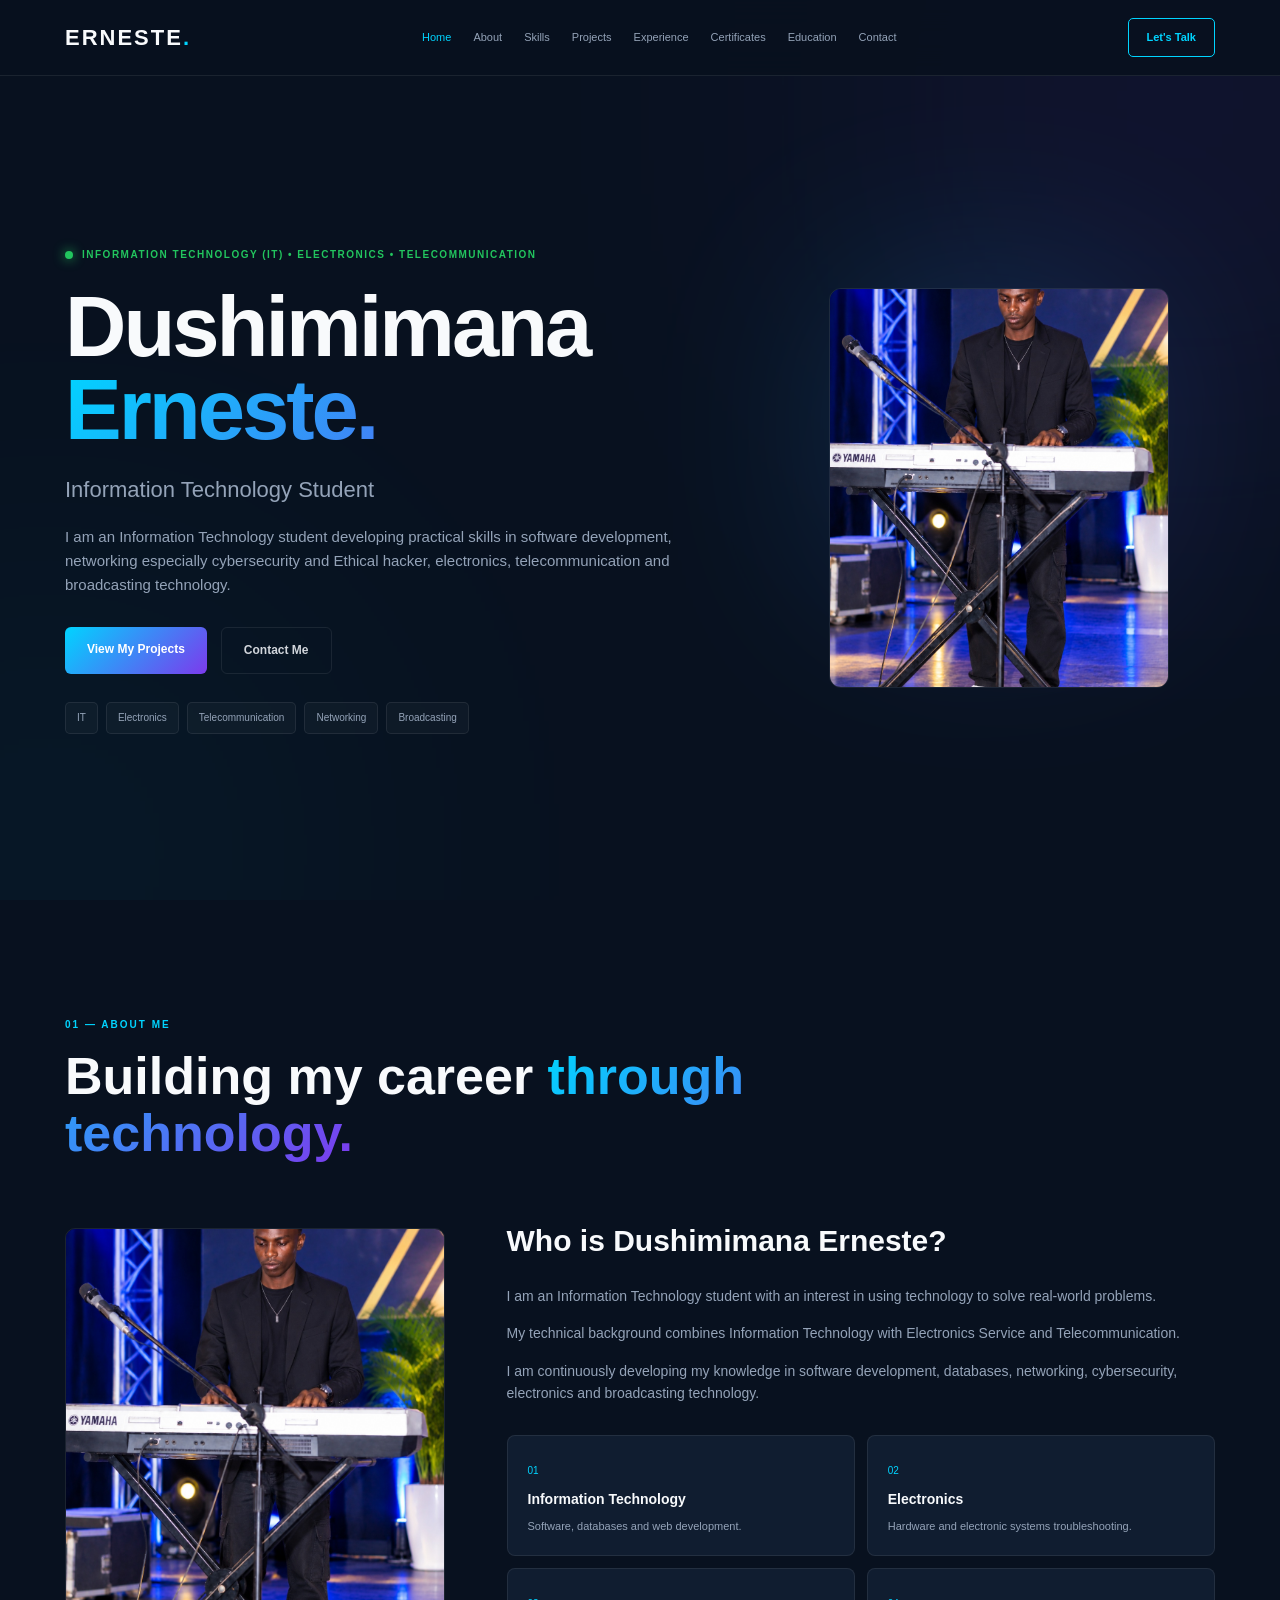
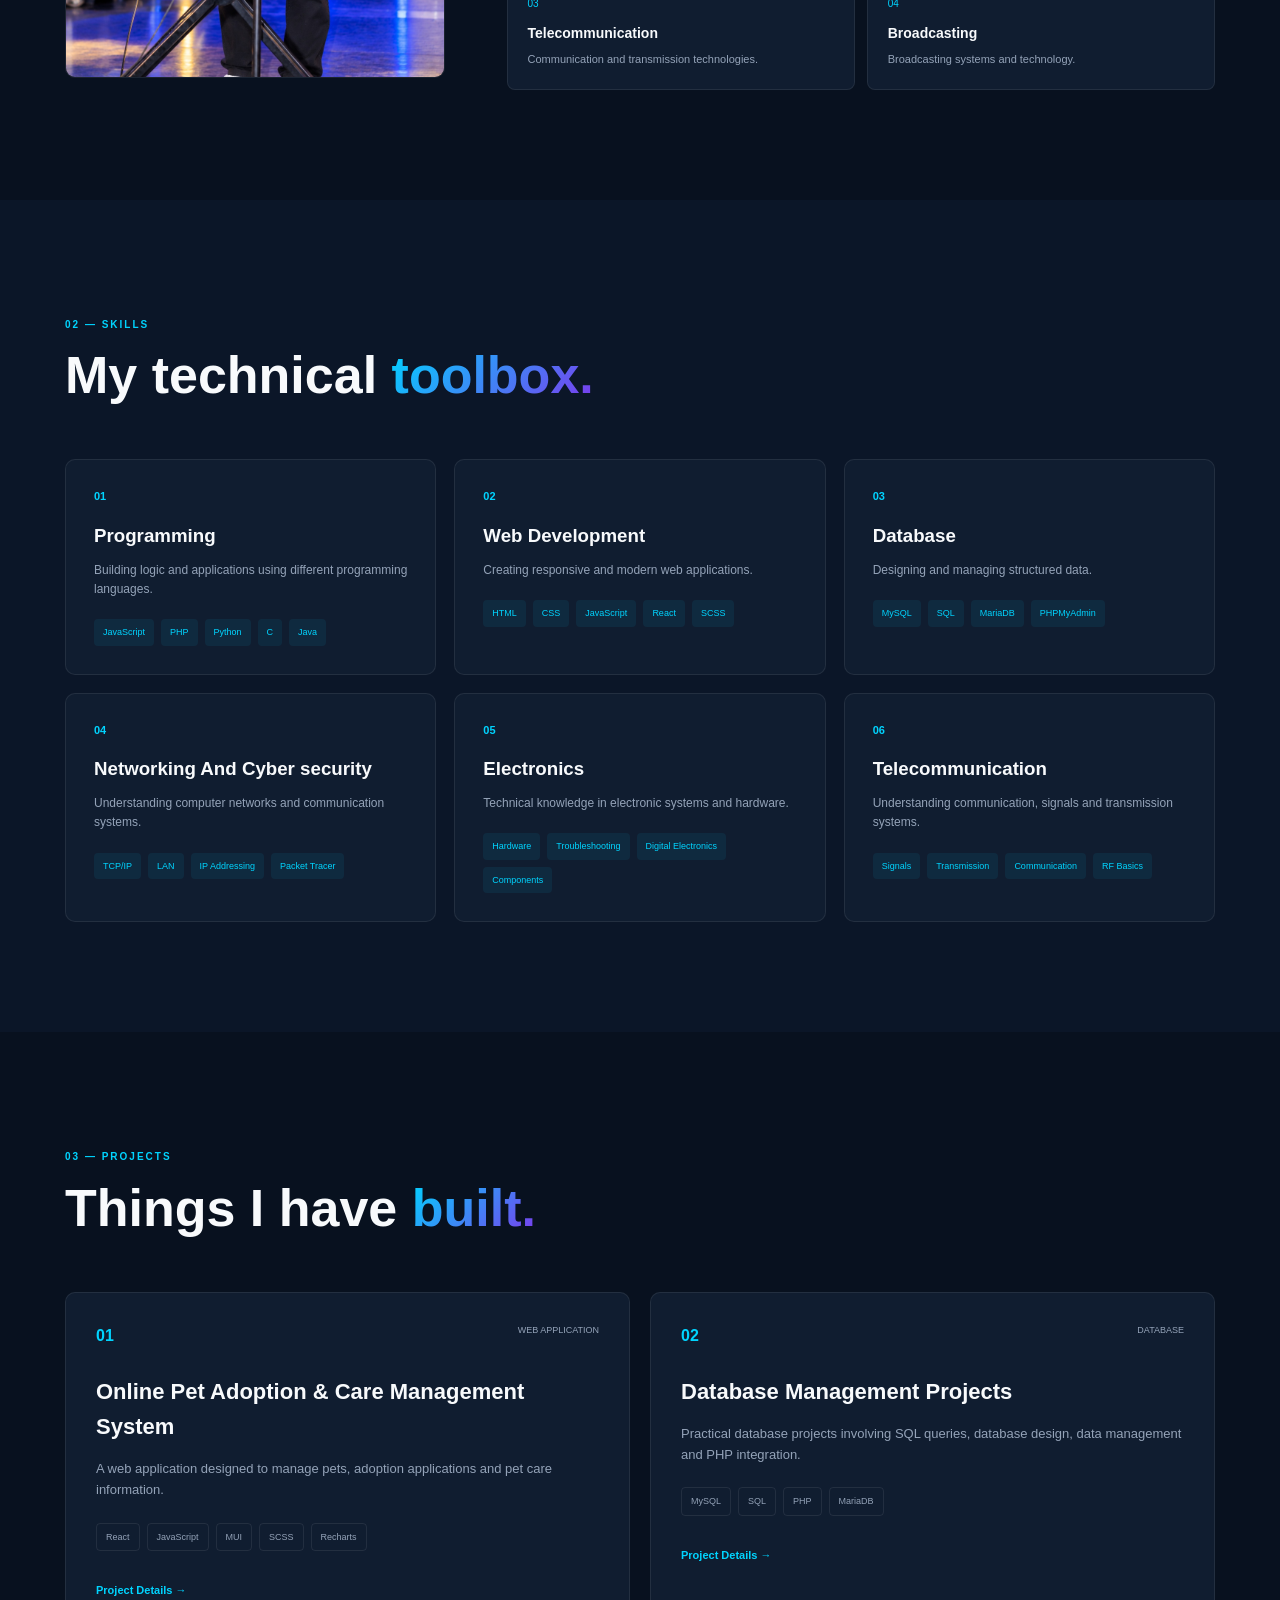
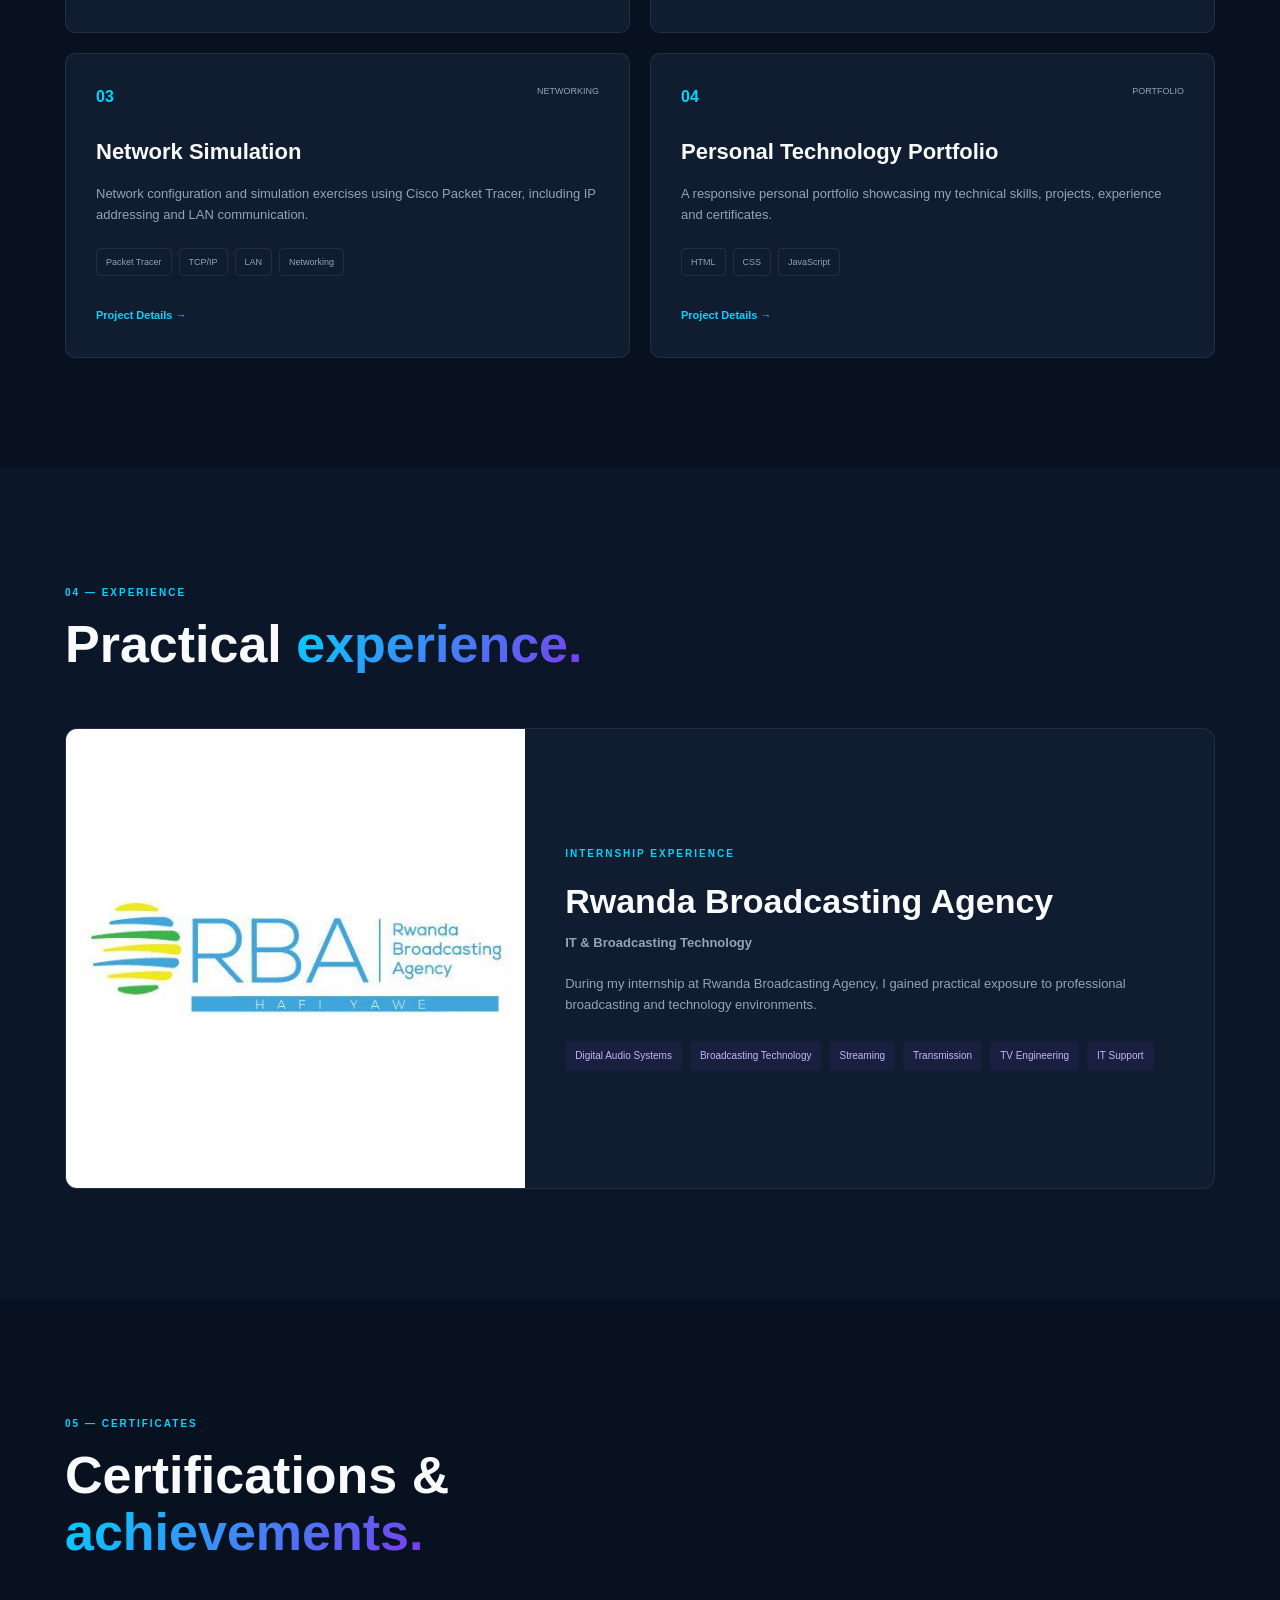
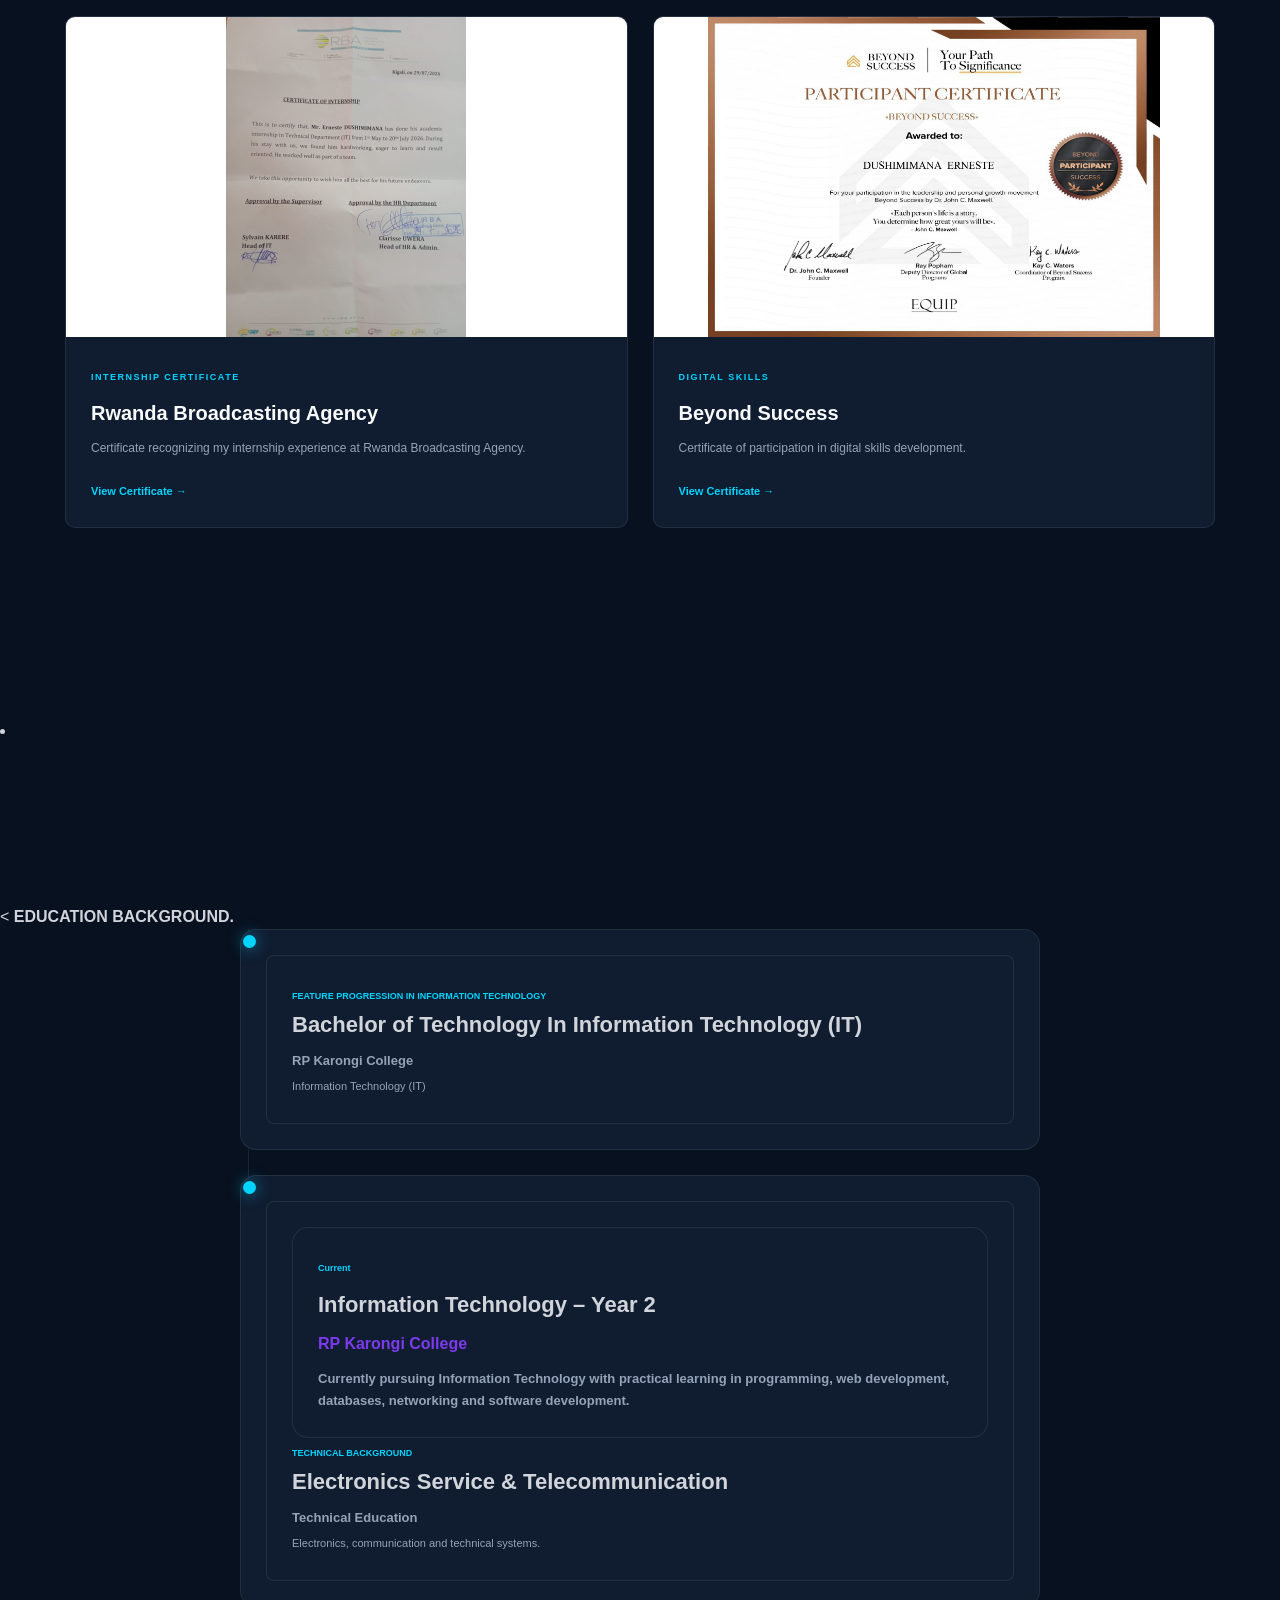
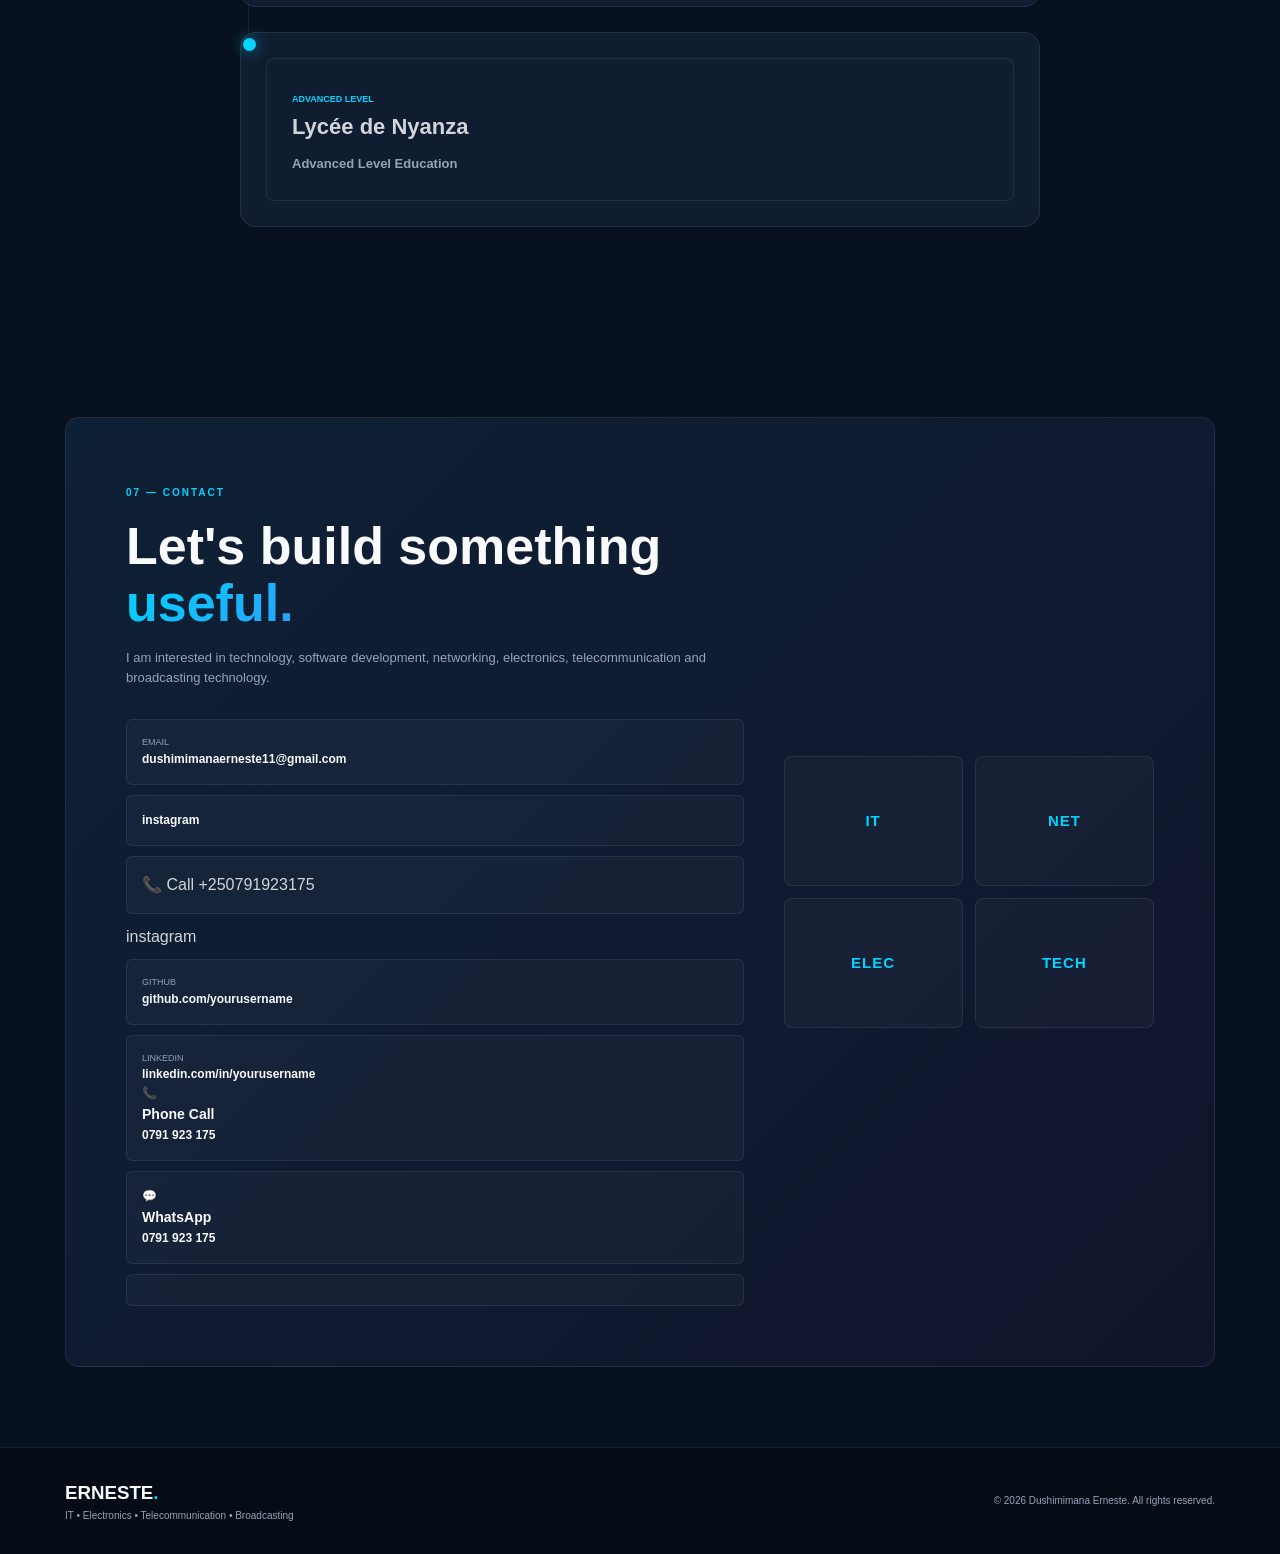
<file: Erneste plotfalio/index.html>
<!DOCTYPE html>
<html lang="en">

<head>
    <meta charset="UTF-8">

    <meta name="viewport" content="width=device-width, initial-scale=1.0">

    <meta name="description"
        content="Dushimimana Erneste - Information Technology, Electronics, Telecommunication and Broadcasting Portfolio">

    <title>Dushimimana Erneste | IT Portfolio</title>

    <link rel="stylesheet" href="style.css">
</head>

<body>

    <!-- ================= NAVBAR ================= -->

    <header class="navbar">

        <div class="container nav-container">

            <a href="#home" class="logo">
                ERNESTE<span>.</span>
            </a>

            <nav class="nav-links">

                <a href="#home" class="active">Home</a>

                <a href="#about">About</a>

                <a href="#skills">Skills</a>

                <a href="#projects">Projects</a>

                <a href="#experience">Experience</a>

                <a href="#certificates">Certificates</a>

                <a href="#education">Education</a>

                <a href="#contact">Contact</a>

            </nav>

            <a href="#contact" class="nav-button">
                Let's Talk
            </a>

        </div>

    </header>


    <!-- ================= HERO ================= -->

    <section id="home" class="hero">

        <div class="container hero-container">

            <div class="hero-content">

                <div class="status">
                    <span class="status-dot"></span>
                    INFORMATION TECHNOLOGY (IT)
                    • ELECTRONICS
                    • TELECOMMUNICATION
                </div>

                <h1>
                    Dushimimana
                    <span>Erneste.</span>
                </h1>

                <h2>
                    Information Technology Student
                </h2>

                <p>
                    I am an Information Technology student
                    developing practical skills in software
                    development, networking especially cybersecurity and Ethical hacker, electronics,
                    telecommunication and broadcasting
                    technology.
                </p>

                <div class="hero-buttons">

                    <a href="#projects" class="btn primary">
                        View My Projects
                    </a>

                    <a href="#contact" class="btn secondary">
                        Contact Me
                    </a>

                </div>

                <div class="hero-tags">

                    <span>IT</span>
                    <span>Electronics</span>
                    <span>Telecommunication</span>
                    <span>Networking</span>
                    <span>Broadcasting</span>

                </div>

            </div>


            <div class="hero-image">

                <div class="image-glow"></div>

                <img
                    src="22.jpeg"
                    alt="Dushimimana Erneste">

            </div>

        </div>

    </section>


    <!-- ================= ABOUT ================= -->

    <section id="about" class="section">

        <div class="container">

            <div class="section-title">

                <span>01 — ABOUT ME</span>

                <h2>
                    Building my career
                    <strong>through technology.</strong>
                </h2>

            </div>


            <div class="about-grid">

                <div class="about-image">

                    <img
                        src="22.jpeg"
                        alt="Dushimimana Erneste">

                </div>


                <div class="about-content">

                    <h3>
                        Who is Dushimimana Erneste?
                    </h3>

                    <p>
                        I am an Information Technology student
                        with an interest in using technology to
                        solve real-world problems.
                    </p>

                    <p>
                        My technical background combines
                        Information Technology with Electronics
                        Service and Telecommunication.
                    </p>

                    <p>
                        I am continuously developing my knowledge
                        in software development, databases,
                        networking, cybersecurity, electronics
                        and broadcasting technology.
                    </p>


                    <div class="about-cards">

                        <div class="about-card">

                            <span>01</span>

                            <h4>Information Technology</h4>

                            <p>
                                Software, databases and
                                web development.
                            </p>

                        </div>


                        <div class="about-card">

                            <span>02</span>

                            <h4>Electronics</h4>

                            <p>
                                Hardware and electronic
                                systems troubleshooting.
                            </p>

                        </div>


                        <div class="about-card">

                            <span>03</span>

                            <h4>Telecommunication</h4>

                            <p>
                                Communication and
                                transmission technologies.
                            </p>

                        </div>


                        <div class="about-card">

                            <span>04</span>

                            <h4>Broadcasting</h4>

                            <p>
                                Broadcasting systems
                                and technology.
                            </p>

                        </div>

                    </div>

                </div>

            </div>

        </div>

    </section>


    <!-- ================= SKILLS ================= -->

    <section id="skills" class="section dark-section">

        <div class="container">

            <div class="section-title">

                <span>02 — SKILLS</span>

                <h2>
                    My technical
                    <strong>toolbox.</strong>
                </h2>

            </div>


            <div class="skills-grid">


                <div class="skill-card">

                    <div class="skill-number">
                        01
                    </div>

                    <h3>
                        Programming
                    </h3>

                    <p>
                        Building logic and applications
                        using different programming
                        languages.
                    </p>

                    <div class="skill-tags">

                        <span>JavaScript</span>
                        <span>PHP</span>
                        <span>Python</span>
                        <span>C</span>
                        <span>Java</span>

                    </div>

                </div>


                <div class="skill-card">

                    <div class="skill-number">
                        02
                    </div>

                    <h3>
                        Web Development
                    </h3>

                    <p>
                        Creating responsive and modern
                        web applications.
                    </p>

                    <div class="skill-tags">

                        <span>HTML</span>
                        <span>CSS</span>
                        <span>JavaScript</span>
                        <span>React</span>
                        <span>SCSS</span>

                    </div>

                </div>


                <div class="skill-card">

                    <div class="skill-number">
                        03
                    </div>

                    <h3>
                        Database
                    </h3>

                    <p>
                        Designing and managing
                        structured data.
                    </p>

                    <div class="skill-tags">

                        <span>MySQL</span>
                        <span>SQL</span>
                        <span>MariaDB</span>
                        <span>PHPMyAdmin</span>

                    </div>

                </div>


                <div class="skill-card">

                    <div class="skill-number">
                        04
                    </div>

                    <h3>
                        Networking And Cyber security
                    </h3>

                    <p>
                        Understanding computer networks
                        and communication systems.
                    </p>

                    <div class="skill-tags">

                        <span>TCP/IP</span>
                        <span>LAN</span>
                        <span>IP Addressing</span>
                        <span>Packet Tracer</span>

                    </div>

                </div>


                <div class="skill-card">

                    <div class="skill-number">
                        05
                    </div>

                    <h3>
                        Electronics
                    </h3>

                    <p>
                        Technical knowledge in electronic
                        systems and hardware.
                    </p>

                    <div class="skill-tags">

                        <span>Hardware</span>
                        <span>Troubleshooting</span>
                        <span>Digital Electronics</span>
                        <span>Components</span>

                    </div>

                </div>


                <div class="skill-card">

                    <div class="skill-number">
                        06
                    </div>

                    <h3>
                        Telecommunication
                    </h3>

                    <p>
                        Understanding communication,
                        signals and transmission systems.
                    </p>

                    <div class="skill-tags">

                        <span>Signals</span>
                        <span>Transmission</span>
                        <span>Communication</span>
                        <span>RF Basics</span>

                    </div>

                </div>

            </div>

        </div>

    </section>


    <!-- ================= PROJECTS ================= -->

    <section id="projects" class="section">

        <div class="container">

            <div class="section-title">

                <span>03 — PROJECTS</span>

                <h2>
                    Things I have
                    <strong>built.</strong>
                </h2>

            </div>


            <div class="projects-grid">


                <article class="project-card">

                    <div class="project-top">

                        <span>01</span>

                        <span>
                            WEB APPLICATION
                        </span>

                    </div>

                    <h3>
                        Online Pet Adoption &
                        Care Management System
                    </h3>

                    <p>
                        A web application designed to
                        manage pets, adoption applications
                        and pet care information.
                    </p>

                    <div class="project-tech">

                        <span>React</span>
                        <span>JavaScript</span>
                        <span>MUI</span>
                        <span>SCSS</span>
                        <span>Recharts</span>

                    </div>

                    <a href="#contact">
                        Project Details →
                    </a>

                </article>


                <article class="project-card">

                    <div class="project-top">

                        <span>02</span>

                        <span>
                            DATABASE
                        </span>

                    </div>

                    <h3>
                        Database Management Projects
                    </h3>

                    <p>
                        Practical database projects involving
                        SQL queries, database design,
                        data management and PHP integration.
                    </p>

                    <div class="project-tech">

                        <span>MySQL</span>
                        <span>SQL</span>
                        <span>PHP</span>
                        <span>MariaDB</span>

                    </div>

                    <a href="#contact">
                        Project Details →
                    </a>

                </article>


                <article class="project-card">

                    <div class="project-top">

                        <span>03</span>

                        <span>
                            NETWORKING
                        </span>

                    </div>

                    <h3>
                        Network Simulation
                    </h3>

                    <p>
                        Network configuration and simulation
                        exercises using Cisco Packet Tracer,
                        including IP addressing and LAN
                        communication.
                    </p>

                    <div class="project-tech">

                        <span>Packet Tracer</span>
                        <span>TCP/IP</span>
                        <span>LAN</span>
                        <span>Networking</span>

                    </div>

                    <a href="#contact">
                        Project Details →
                    </a>

                </article>


                <article class="project-card">

                    <div class="project-top">

                        <span>04</span>

                        <span>
                            PORTFOLIO
                        </span>

                    </div>

                    <h3>
                        Personal Technology Portfolio
                    </h3>

                    <p>
                        A responsive personal portfolio
                        showcasing my technical skills,
                        projects, experience and certificates.
                    </p>

                    <div class="project-tech">

                        <span>HTML</span>
                        <span>CSS</span>
                        <span>JavaScript</span>

                    </div>

                    <a href="#contact">
                        Project Details →
                    </a>

                </article>

            </div>

        </div>

    </section>


    <!-- ================= EXPERIENCE ================= -->

    <section id="experience" class="section dark-section">

        <div class="container">

            <div class="section-title">

                <span>04 — EXPERIENCE</span>

                <h2>
                    Practical
                    <strong>experience.</strong>
                </h2>

            </div>


            <div class="experience-card">


                <div class="experience-image">

                    <img
                        src="RBA logo.jpeg"
                        alt="Rwanda Broadcasting Agency">

                </div>


                <div class="experience-content">

                    <span class="experience-label">
                        INTERNSHIP EXPERIENCE
                    </span>

                    <h3>
                        Rwanda Broadcasting Agency
                    </h3>

                    <p class="experience-role">
                        IT & Broadcasting Technology
                    </p>

                    <p>
                        During my internship at Rwanda
                        Broadcasting Agency, I gained
                        practical exposure to professional
                        broadcasting and technology
                        environments.
                    </p>

                    <div class="experience-skills">

                        <span>
                            Digital Audio Systems
                        </span>

                        <span>
                            Broadcasting Technology
                        </span>

                        <span>
                            Streaming
                        </span>

                        <span>
                            Transmission
                        </span>

                        <span>
                            TV Engineering
                        </span>

                        <span>
                            IT Support
                        </span>

                    </div>

                </div>

            </div>

        </div>

    </section>


    <!-- ================= CERTIFICATES ================= -->

    <section id="certificates" class="section">

        <div class="container">

            <div class="section-title">

                <span>05 — CERTIFICATES</span>

                <h2>
                    Certifications &
                    <strong>achievements.</strong>
                </h2>

            </div>


            <div class="certificates-grid">


                <!-- RBA CERTIFICATE -->

                <div class="certificate-card">

                    <div class="certificate-image">

                        <img
                            src="WhatsApp Image 2026-09-18 at 17.28.05.jpeg"
                            alt="Rwanda Broadcasting Agency Internship Certificate">

                    </div>

                    <div class="certificate-content">

                        <span>
                            INTERNSHIP CERTIFICATE
                        </span>

                        <h3>
                            Rwanda Broadcasting Agency
                        </h3>

                        <p>
                            Certificate recognizing my
                            internship experience at
                            Rwanda Broadcasting Agency.
                        </p>

                        <a
                            href=""
                            target="_blank">

                            View Certificate →

                        </a>

                    </div>

                </div>


                <!-- BEYOND SUCCESS -->

                <div class="certificate-card">

                    <div class="certificate-image">

                        <img
                            src="Beyond sucess cerficate_page-0001.jpg"
                            alt="Beyond Success Certificate">

                    </div>

                    <div class="certificate-content">

                        <span>
                            DIGITAL SKILLS
                        </span>

                        <h3>
                            Beyond Success
                        </h3>

                        <p>
                            Certificate of participation
                            in digital skills development.
                        </p>

                        <a
                            href="Beyond sucess cerficate_page-0001.jpg"
                            target="_blank">

                            View Certificate →

                        </a>

                    </div>

                </div>

            </div>

        </div>

    </section>

    <!-- ================= EDUCATION ================= -->
     <!-- EDUCATION -->
      <!-- EDUCATION -->
<section id="education" class="section">
    <li>
    
</li>
<section id="education" class="section"></section>
<

     <strong> EDUCATION BACKGROUND.</strong>
                </h2>

            </div>


            <div class="timeline">


                <div class="timeline-item">

                    <div class="timeline-dot"></div>

                    <div class="timeline-content">

                        <span>
                            FEATURE PROGRESSION IN INFORMATION TECHNOLOGY
                        </span>

                        <h3>
                           Bachelor of Technology In Information Technology (IT)
                        </h3>

                        <p>
                            RP Karongi College
                        </p>

                        <small>
                            Information Technology (IT)
                        </small>

                    </div>

                </div>


                <div class="timeline-item">

                    <div class="timeline-dot"></div>

                    <div class="timeline-content">
                        <!-- Current Education -->
<div class="timeline-item">
    <span class="timeline-date">Current</span>
    <h3>Information Technology – Year 2</h3>
    <h4>RP Karongi College</h4>
    <p>
        Currently pursuing Information Technology with practical learning
        in programming, web development, databases, networking and software development.
    </p>
</div>

                        <span>
                            TECHNICAL BACKGROUND
                        </span>

                        <h3>
                            Electronics Service &
                            Telecommunication
                        </h3>

                        <p>
                            Technical Education
                        </p>

                        <small>
                            Electronics, communication
                            and technical systems.
                        </small>

                    </div>

                </div>


                <div class="timeline-item">

                    <div class="timeline-dot"></div>

                    <div class="timeline-content">

                        <span>
                            ADVANCED LEVEL
                        </span>

                        <h3>
                            Lycée de Nyanza
                        </h3>

                        <p>
                            Advanced Level Education
                        </p>

                    </div>

                </div>

            </div>

        </div>

    </section>

    <!-- ================= CONTACT ================= -->

    <section id="contact" class="section contact-section">

        <div class="container">

            <div class="contact-box">

                <div class="contact-content">

                    <span>
                        07 — CONTACT
                    </span>

                    <h2>
                        Let's build something
                        <strong>useful.</strong>
                    </h2>

                    <p>
                        I am interested in technology,
                        software development, networking,
                        electronics, telecommunication
                        and broadcasting technology.
                    </p>


                    <div class="contact-links">


                        <a href="mailto:dushimimanaerneste11@gmail.com">

                            <span>Email</span>

                            <strong>
                                dushimimanaerneste11@gmail.com
                                <a href="https://www.instagram.com/cyizere4keys/" target="_blank">instagram</a>
                            </strong>
                            <a href="https://www.instagram.com/cyizere4keys/" target="_blank">
                                📞 Call +250791923175
            </a>

    instagram
</a>

                        </a>


                        <a
                            href="https://github.com/"
                            target="_blank">

                            <span>GitHub</span>

                            <strong>
                                github.com/yourusername
                            </strong>

                        </a>


                        <a
                            href="https://www.linkedin.com/"
                            target="_blank">

                            <span>LinkedIn</span>

                            <strong>
                                linkedin.com/in/yourusername
                                

 <div class="contact-icon">📞</div>
                <div>
                    <h3>Phone Call</h3>
                    <p>0791 923 175</p>
                </div>
            </a>

            <!-- WhatsApp -->
            <a href="https://wa.me/250791923175"
               target="_blank"
               class="contact-card">
                <div class="contact-icon">💬</div>
                <div>
                    <h3>WhatsApp</h3>
                    <p>0791 923 175</p>
                </div>

                            </strong>

                        </a>

                    </div>

                </div>


                <div class="contact-decoration">

                    <div>IT</div>
                    <div>NET</div>
                    <div>ELEC</div>
                    <div>TECH</div>

                </div>

            </div>

        </div>

    </section>


    <!-- ================= FOOTER ================= -->

    <footer>

        <div class="container footer-container">

            <div>

                <h3>
                    ERNESTE<span>.</span>
                </h3>

                <p>
                    IT • Electronics • Telecommunication
                    • Broadcasting
                </p>

            </div>

            <p>
                © 2026 Dushimimana Erneste.
                All rights reserved.
            </p>

        </div>

    </footer>


    <script src="script.js"></script>

</body>

</html>
</file>
<file: Erneste plotfalio/style.css>
:root {
    --background: #08111f;
    --background-2: #0b1628;
    --card: #101d30;
    --card-hover: #14243b;

    --cyan: #00d4ff;
    --purple: #7c3aed;
    --green: #22c55e;

    --white: #f8fafc;
    --text: #d1d5db;
    --muted: #94a3b8;

    --border: rgba(255,255,255,0.08);

    --gradient: linear-gradient(
        135deg,
        #00d4ff,
        #7c3aed
    );
}


/* ================= RESET ================= */

* {
    margin: 0;
    padding: 0;
    box-sizing: border-box;
}

html {
    scroll-behavior: smooth;
}

body {
    font-family: Arial, Helvetica, sans-serif;
    background: var(--background);
    color: var(--text);
    line-height: 1.6;
}

img {
    max-width: 100%;
    display: block;
}

a {
    text-decoration: none;
    color: inherit;
}


/* ================= CONTAINER ================= */

.container {
    width: 90%;
    max-width: 1150px;
    margin: auto;
}


/* ================= NAVBAR ================= */

.navbar {
    position: fixed;
    top: 0;
    left: 0;
    width: 100%;
    z-index: 1000;

    background: rgba(8,17,31,0.90);
    backdrop-filter: blur(15px);

    border-bottom: 1px solid var(--border);
}

.nav-container {
    min-height: 75px;

    display: flex;
    align-items: center;
    justify-content: space-between;
}

.logo {
    font-size: 22px;
    font-weight: 900;
    letter-spacing: 2px;
    color: var(--white);
}

.logo span {
    color: var(--cyan);
}

.nav-links {
    display: flex;
    align-items: center;
    gap: 22px;
}

.nav-links a {
    font-size: 11px;
    color: var(--muted);
    transition: 0.3s;
}

.nav-links a:hover,
.nav-links a.active {
    color: var(--cyan);
}

.nav-button {
    padding: 10px 18px;

    border: 1px solid var(--cyan);
    border-radius: 5px;

    color: var(--cyan);

    font-size: 11px;
    font-weight: 700;

    transition: 0.3s;
}

.nav-button:hover {
    background: var(--cyan);
    color: #06101c;
}


/* ================= HERO ================= */

.hero {
    min-height: 100vh;

    display: flex;
    align-items: center;

    padding-top: 75px;

    position: relative;
    overflow: hidden;
}

.hero::before {
    content: "";

    position: absolute;

    width: 500px;
    height: 500px;

    background: var(--purple);

    filter: blur(180px);

    opacity: 0.12;

    top: -150px;
    right: -150px;
}

.hero::after {
    content: "";

    position: absolute;

    width: 400px;
    height: 400px;

    background: var(--cyan);

    filter: blur(180px);

    opacity: 0.08;

    bottom: -150px;
    left: -150px;
}

.hero-container {
    display: grid;

    grid-template-columns: 1.2fr 0.8fr;

    align-items: center;

    gap: 70px;

    position: relative;
    z-index: 2;
}

.status {
    display: inline-flex;
    align-items: center;
    gap: 9px;

    color: var(--green);

    font-size: 10px;
    font-weight: 700;

    letter-spacing: 1.5px;

    margin-bottom: 22px;
}

.status-dot {
    width: 8px;
    height: 8px;

    border-radius: 50%;

    background: var(--green);

    box-shadow: 0 0 12px var(--green);
}

.hero h1 {
    font-size: clamp(45px, 7vw, 85px);

    line-height: 0.98;

    color: var(--white);

    margin-bottom: 20px;

    letter-spacing: -3px;
}

.hero h1 span {
    display: block;

    background: var(--gradient);

    -webkit-background-clip: text;
    background-clip: text;

    color: transparent;
}

.hero h2 {
    font-size: 22px;

    color: var(--muted);

    font-weight: 500;

    margin-bottom: 18px;
}

.hero p {
    max-width: 650px;

    color: var(--muted);

    font-size: 15px;

    margin-bottom: 30px;
}

.hero-buttons {
    display: flex;
    gap: 14px;
    flex-wrap: wrap;
}

.btn {
    padding: 13px 22px;

    border-radius: 6px;

    font-size: 12px;
    font-weight: 800;

    transition: 0.3s;
}

.btn.primary {
    background: var(--gradient);
    color: white;
}

.btn.primary:hover {
    transform: translateY(-3px);

    box-shadow:
        0 12px 30px
        rgba(0,212,255,0.2);
}

.btn.secondary {
    border: 1px solid var(--border);

    color: var(--text);
}

.btn.secondary:hover {
    border-color: var(--cyan);
    color: var(--cyan);
}

.hero-tags {
    display: flex;
    flex-wrap: wrap;

    gap: 8px;

    margin-top: 28px;
}

.hero-tags span {
    padding: 7px 11px;

    border: 1px solid var(--border);

    background:
        rgba(255,255,255,0.03);

    border-radius: 5px;

    font-size: 10px;

    color: var(--muted);
}


/* ================= HERO IMAGE ================= */

.hero-image {
    position: relative;

    display: flex;
    justify-content: center;
}

.hero-image img {
    width: 340px;
    height: 400px;

    object-fit: cover;

    border-radius: 12px;

    border: 1px solid var(--border);

    position: relative;
    z-index: 2;
}

.image-glow {
    position: absolute;

    width: 300px;
    height: 300px;

    background: var(--gradient);

    filter: blur(100px);

    opacity: 0.2;
}


/* ================= SECTIONS ================= */

.section {
    padding: 110px 0;
}

.dark-section {
    background: var(--background-2);
}

.section-title {
    margin-bottom: 55px;
}

.section-title span {
    color: var(--cyan);

    font-size: 10px;

    font-weight: 800;

    letter-spacing: 2px;
}

.section-title h2 {
    font-size: clamp(30px,5vw,52px);

    line-height: 1.1;

    color: var(--white);

    margin-top: 12px;

    max-width: 700px;
}

.section-title strong {
    background: var(--gradient);

    -webkit-background-clip: text;
    background-clip: text;

    color: transparent;
}


/* ================= ABOUT ================= */

.about-grid {
    display: grid;

    grid-template-columns: 0.7fr 1.3fr;

    gap: 60px;

    align-items: center;
}

.about-image img {
    width: 100%;
    max-width: 380px;

    height: 450px;

    object-fit: cover;

    border-radius: 10px;

    border: 1px solid var(--border);
}

.about-content h3 {
    font-size: 30px;

    color: var(--white);

    margin-bottom: 20px;
}

.about-content > p {
    color: var(--muted);

    margin-bottom: 15px;

    font-size: 14px;
}

.about-cards {
    display: grid;

    grid-template-columns: repeat(2,1fr);

    gap: 12px;

    margin-top: 30px;
}

.about-card {
    padding: 20px;

    background: var(--card);

    border: 1px solid var(--border);

    border-radius: 8px;

    transition: 0.3s;
}

.about-card:hover {
    border-color: var(--cyan);

    transform: translateY(-4px);
}

.about-card span {
    color: var(--cyan);

    font-size: 10px;
}

.about-card h4 {
    color: var(--white);

    font-size: 14px;

    margin: 7px 0;
}

.about-card p {
    color: var(--muted);

    font-size: 11px;
}


/* ================= SKILLS ================= */

.skills-grid {
    display: grid;

    grid-template-columns: repeat(3,1fr);

    gap: 18px;
}

.skill-card {
    padding: 28px;

    background: var(--card);

    border: 1px solid var(--border);

    border-radius: 10px;

    transition: 0.3s;
}

.skill-card:hover {
    background: var(--card-hover);

    border-color:
        rgba(0,212,255,0.3);

    transform: translateY(-5px);
}

.skill-number {
    color: var(--cyan);

    font-size: 11px;

    font-weight: 800;

    margin-bottom: 15px;
}

.skill-card h3 {
    color: var(--white);

    margin-bottom: 10px;
}

.skill-card p {
    color: var(--muted);

    font-size: 12px;

    margin-bottom: 20px;
}

.skill-tags {
    display: flex;

    flex-wrap: wrap;

    gap: 7px;
}

.skill-tags span {
    padding: 6px 9px;

    border-radius: 4px;

    background:
        rgba(0,212,255,0.07);

    color: var(--cyan);

    font-size: 9px;
}


/* ================= PROJECTS ================= */

.projects-grid {
    display: grid;

    grid-template-columns: repeat(2,1fr);

    gap: 20px;
}

.project-card {
    padding: 30px;

    background: var(--card);

    border: 1px solid var(--border);

    border-radius: 10px;

    transition: 0.3s;
}

.project-card:hover {
    transform: translateY(-6px);

    border-color: var(--purple);
}

.project-top {
    display: flex;

    justify-content: space-between;

    margin-bottom: 25px;
}

.project-top span:first-child {
    color: var(--cyan);

    font-weight: 800;
}

.project-top span:last-child {
    font-size: 9px;

    color: var(--muted);
}

.project-card h3 {
    color: var(--white);

    font-size: 22px;

    margin-bottom: 15px;
}

.project-card p {
    color: var(--muted);

    font-size: 13px;

    margin-bottom: 22px;
}

.project-tech {
    display: flex;

    flex-wrap: wrap;

    gap: 7px;

    margin-bottom: 25px;
}

.project-tech span {
    font-size: 9px;

    padding: 6px 9px;

    border: 1px solid var(--border);

    border-radius: 4px;

    color: var(--muted);
}

.project-card a {
    color: var(--cyan);

    font-size: 11px;

    font-weight: 800;
}


/* ================= EXPERIENCE ================= */

.experience-card {
    display: grid;

    grid-template-columns: 0.8fr 1.2fr;

    gap: 0;

    background: var(--card);

    border: 1px solid var(--border);

    border-radius: 12px;

    overflow: hidden;
}

.experience-image {
    min-height: 400px;
}

.experience-image img {
    width: 100%;
    height: 100%;

    object-fit: cover;
}

.experience-content {
    padding: 45px 40px;

    display: flex;

    flex-direction: column;

    justify-content: center;
}

.experience-label {
    color: var(--cyan);

    font-size: 10px;

    font-weight: 800;

    letter-spacing: 2px;
}

.experience-content h3 {
    color: var(--white);

    font-size: 34px;

    margin: 12px 0 5px;
}

.experience-role {
    color: var(--purple);

    font-size: 14px;

    font-weight: 700;

    margin-bottom: 20px;
}

.experience-content > p {
    color: var(--muted);

    font-size: 13px;
}

.experience-skills {
    display: flex;

    flex-wrap: wrap;

    gap: 8px;

    margin-top: 25px;
}

.experience-skills span {
    padding: 7px 10px;

    background:
        rgba(124,58,237,0.08);

    color: #c4b5fd;

    font-size: 10px;

    border-radius: 4px;
}


/* ================= CERTIFICATES ================= */

.certificates-grid {
    display: grid;

    grid-template-columns: repeat(2,1fr);

    gap: 25px;
}

.certificate-card {
    background: var(--card);

    border: 1px solid var(--border);

    border-radius: 10px;

    overflow: hidden;

    transition: 0.3s;
}

.certificate-card:hover {
    transform: translateY(-8px);

    border-color: var(--cyan);

    box-shadow:
        0 20px 45px
        rgba(0,212,255,0.08);
}

.certificate-image {
    height: 320px;

    background: white;

    display: flex;

    align-items: center;

    justify-content: center;

    overflow: hidden;
}

.certificate-image img {
    width: 100%;
    height: 100%;

    object-fit: contain;
}

.certificate-content {
    padding: 25px;
}

.certificate-content span {
    color: var(--cyan);

    font-size: 9px;

    font-weight: 800;

    letter-spacing: 1.5px;
}

.certificate-content h3 {
    color: var(--white);

    font-size: 20px;

    margin: 10px 0;
}

.certificate-content p {
    color: var(--muted);

    font-size: 12px;

    margin-bottom: 18px;
}

.certificate-content a {
    color: var(--cyan);

    font-size: 11px;

    font-weight: 800;
}


/* ================= EDUCATION ================= */
/* EDUCATION JOURNEY */

#education {
    padding: 80px 0;
}

#education .section-heading {
    text-align: center;
    margin-bottom: 50px;
}

#education .timeline {
    display: flex;
    flex-direction: column;
    gap: 25px;
    width: 100%;
}

#education .timeline-item {
    display: block;
    width: 100%;
    box-sizing: border-box;
    padding: 25px;
    margin: 0;
    border-radius: 16px;
    background: var(--card);
    border: 1px solid rgba(255, 255, 255, 0.08);
    position: relative;
    transition: transform 0.3s ease, border-color 0.3s ease;
}

#education .timeline-item:hover {
    transform: translateY(-5px);
    border-color: var(--cyan);
}

#education .timeline-date {
    display: inline-block;
    margin-bottom: 12px;
    font-weight: 600;
    color: var(--cyan);
}

#education .timeline-item h3 {
    margin: 0 0 8px;
    font-size: 22px;
    color: var(--text);
}

#education .timeline-item h4 {
    margin: 0 0 12px;
    color: var(--purple);
    font-size: 16px;
}

#education .timeline-item p {
    margin: 0;
    line-height: 1.7;
    color: var(--muted);
}

.timeline {
    max-width: 800px;

    margin: auto;

    position: relative;
}
.timeline-item {
    margin-bottom: 25px;
    padding: 25px;
    border-radius: 16px;
    background: var(--card);
    border: 1px solid rgba(255, 255, 255, 0.08);
    position: relative;
    display: block;
    width: 100%;
    box-sizing: border-box;
}

.timeline-item:last-child {
    margin-bottom: 0;
}

.timeline::before {
    content: "";

    position: absolute;

    left: 8px;
    top: 0;

    width: 1px;
    height: 100%;

    background: var(--border);
}

.timeline-item {
    position: relative;

    padding:
        0 0 50px 45px;
}

.timeline-dot {
    position: absolute;

    left: 2px;
    top: 5px;

    width: 13px;
    height: 13px;

    border-radius: 50%;

    background: var(--cyan);

    box-shadow:
        0 0 15px
        rgba(0,212,255,0.6);
}

.timeline-content {
    background: var(--card);

    border: 1px solid var(--border);

    border-radius: 8px;

    padding: 25px;
}

.timeline-content span {
    color: var(--cyan);

    font-size: 9px;

    font-weight: 800;
}

.timeline-content h3 {
    color: var(--white);

    margin: 8px 0;
}

.timeline-content p {
    color: var(--purple);

    font-weight: 700;

    font-size: 13px;
}

.timeline-content small {
    color: var(--muted);

    font-size: 11px;
}


/* ================= CONTACT ================= */

.contact-section {
    padding-bottom: 80px;
}

.contact-box {
    background:
        linear-gradient(
            135deg,
            #0e2035,
            #11152c
        );

    border: 1px solid var(--border);

    border-radius: 14px;

    padding: 60px;

    display: grid;

    grid-template-columns: 1fr 0.6fr;

    gap: 40px;

    overflow: hidden;
}

.contact-content > span {
    color: var(--cyan);

    font-size: 10px;

    font-weight: 800;

    letter-spacing: 2px;
}

.contact-content h2 {
    font-size:
        clamp(30px,5vw,52px);

    line-height: 1.1;

    color: var(--white);

    margin: 15px 0;
}

.contact-content h2 strong {
    display: block;

    background: var(--gradient);

    -webkit-background-clip: text;
    background-clip: text;

    color: transparent;
}

.contact-content > p {
    color: var(--muted);

    max-width: 600px;

    font-size: 13px;

    margin-bottom: 30px;
}

.contact-links {
    display: grid;

    gap: 10px;
}

.contact-links a {
    display: flex;

    flex-direction: column;

    padding: 15px;

    background:
        rgba(255,255,255,0.03);

    border: 1px solid var(--border);

    border-radius: 6px;

    transition: 0.3s;
}

.contact-links a:hover {
    border-color: var(--cyan);
}

.contact-links span {
    color: var(--muted);

    font-size: 9px;

    text-transform: uppercase;
}

.contact-links strong {
    color: var(--white);

    font-size: 12px;
}

.contact-decoration {
    display: grid;

    grid-template-columns: repeat(2,1fr);

    gap: 12px;

    align-content: center;
}

.contact-decoration div {
    min-height: 130px;

    display: flex;

    align-items: center;

    justify-content: center;

    border: 1px solid var(--border);

    background:
        rgba(255,255,255,0.03);

    border-radius: 8px;

    color: var(--cyan);

    font-size: 15px;

    font-weight: 900;

    letter-spacing: 1px;
}


/* ================= FOOTER ================= */

footer {
    border-top: 1px solid var(--border);

    padding: 30px 0;

    background: #050c16;
}

.footer-container {
    display: flex;

    justify-content: space-between;

    align-items: center;

    gap: 20px;
}

.footer-container h3 {
    color: var(--white);
}

.footer-container h3 span {
    color: var(--cyan);
}

.footer-container p {
    color: var(--muted);

    font-size: 10px;
}


/* ================= TABLET ================= */

@media(max-width:1000px) {

    .nav-links {
        gap: 13px;
    }

    .nav-links a {
        font-size: 10px;
    }

    .hero-container {
        grid-template-columns: 1fr;

        text-align: center;
    }

    .hero-content {
        order: 2;
    }

    .hero-image {
        order: 1;
    }

    .hero-buttons,
    .hero-tags {
        justify-content: center;
    }

    .about-grid {
        grid-template-columns: 1fr;
    }

    .about-image {
        display: flex;

        justify-content: center;
    }

    .skills-grid {
        grid-template-columns: repeat(2,1fr);
    }

    .experience-card {
        grid-template-columns: 1fr;
    }

    .experience-image {
        height: 350px;
    }
}


/* ================= MOBILE ================= */

@media(max-width:650px) {

    .nav-button {
        display: none;
    }

    .nav-links {
        display: none;
    }

    .hero {
        padding-top: 110px;
    }

    .hero h1 {
        font-size: 48px;
    }

    .hero-image img {
        width: 270px;
        height: 330px;
    }

    .skills-grid,
    .projects-grid,
    .certificates-grid {
        grid-template-columns: 1fr;
    }

    .about-cards {
        grid-template-columns: 1fr;
    }

    .contact-box {
        grid-template-columns: 1fr;

        padding: 35px 25px;
    }

    .contact-decoration {
        margin-top: 10px;
    }

    .footer-container {
        flex-direction: column;

        text-align: center;
    }
}


/* ================= SMALL MOBILE ================= */

@media(max-width:450px) {

    .section {
        padding: 80px 0;
    }

    .hero h1 {
        font-size: 40px;
    }

    .hero h2 {
        font-size: 18px;
    }

    .hero p {
        font-size: 13px;
    }

    .hero-image img {
        width: 230px;
        height: 290px;
    }

    .experience-content {
        padding: 30px 22px;
    }

    .experience-content h3 {
        font-size: 27px;
    }
}
</file>
